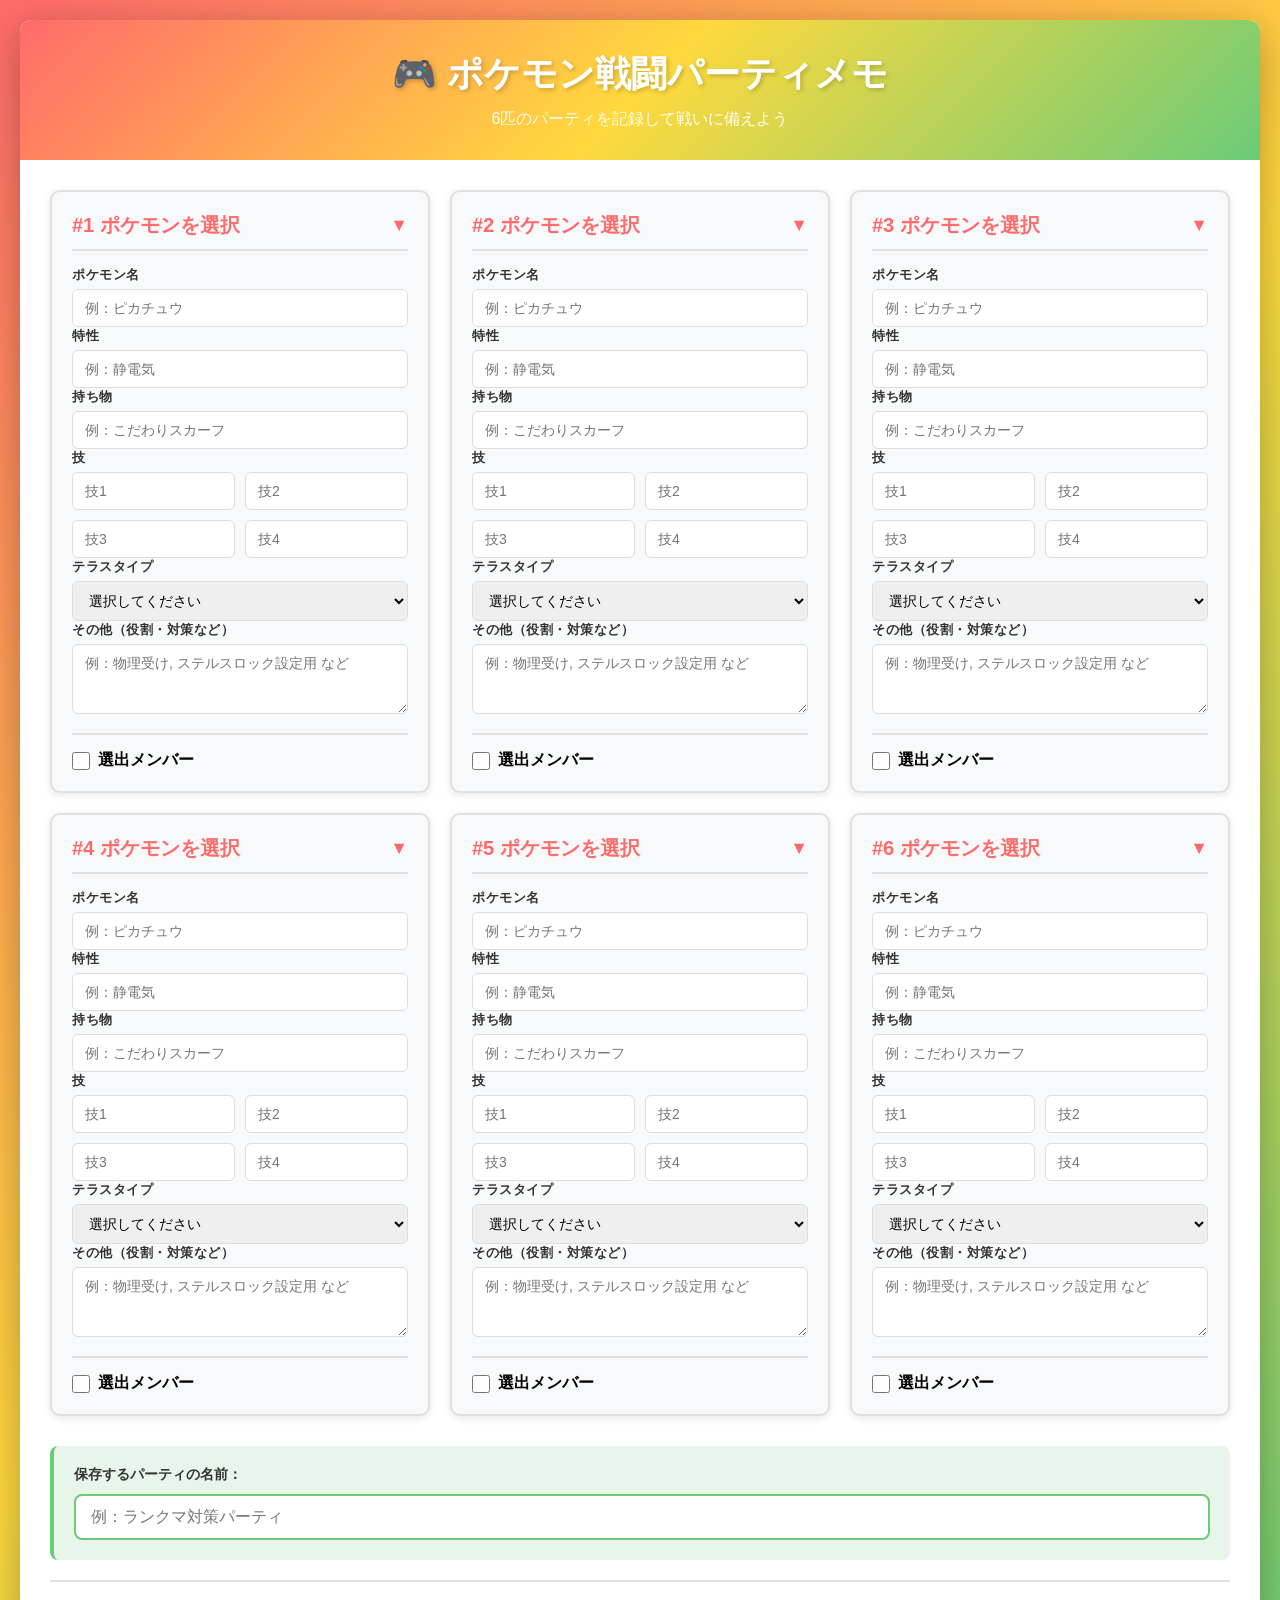
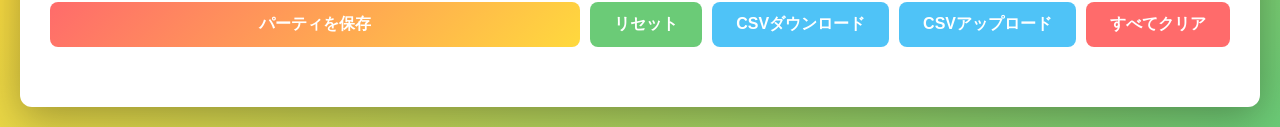
<file: index.html>
<!DOCTYPE html>
<html lang="ja">
<head>
    <meta charset="UTF-8">
    <meta name="viewport" content="width=device-width, initial-scale=1.0">
    <title>ポケモン戦闘パーティメモ</title>
    <link rel="stylesheet" href="style.css">
</head>
<body>
    <div class="container">
        <header>
            <h1>🎮 ポケモン戦闘パーティメモ</h1>
            <p class="subtitle">6匹のパーティを記録して戦いに備えよう</p>
        </header>

        <div class="party-section">
            <div id="partyFormContainer" class="party-form-container">
                <!-- ポケモン入力フォームがここに表示されます -->
            </div>

            <div class="party-name-section">
                <label for="partyNameInput">保存するパーティの名前：</label>
                <input 
                    type="text" 
                    id="partyNameInput" 
                    class="party-name-input" 
                    placeholder="例：ランクマ対策パーティ"
                >
            </div>

            <div class="button-group">
                <button id="saveBtn" class="btn btn-save">パーティを保存</button>
                <button id="resetBtn" class="btn btn-secondary">リセット</button>
                <button id="exportBtn" class="btn btn-info">CSVダウンロード</button>
                <button id="importBtn" class="btn btn-info">CSVアップロード</button>
                <input type="file" id="csvFileInput" accept=".csv" style="display:none;">
                <button id="clearAllBtn" class="btn btn-danger">すべてクリア</button>
            </div>
        </div>

        <div id="savedPartiesSection" class="saved-parties-section" style="display:none;">
            <h2>保存されたパーティ</h2>
            <div id="savedPartiesList" class="saved-parties-list">
                <!-- 保存されたパーティがここに表示されます -->
            </div>
        </div>
    </div>

    <script src="script.js"></script>
</body>
</html>
</file>
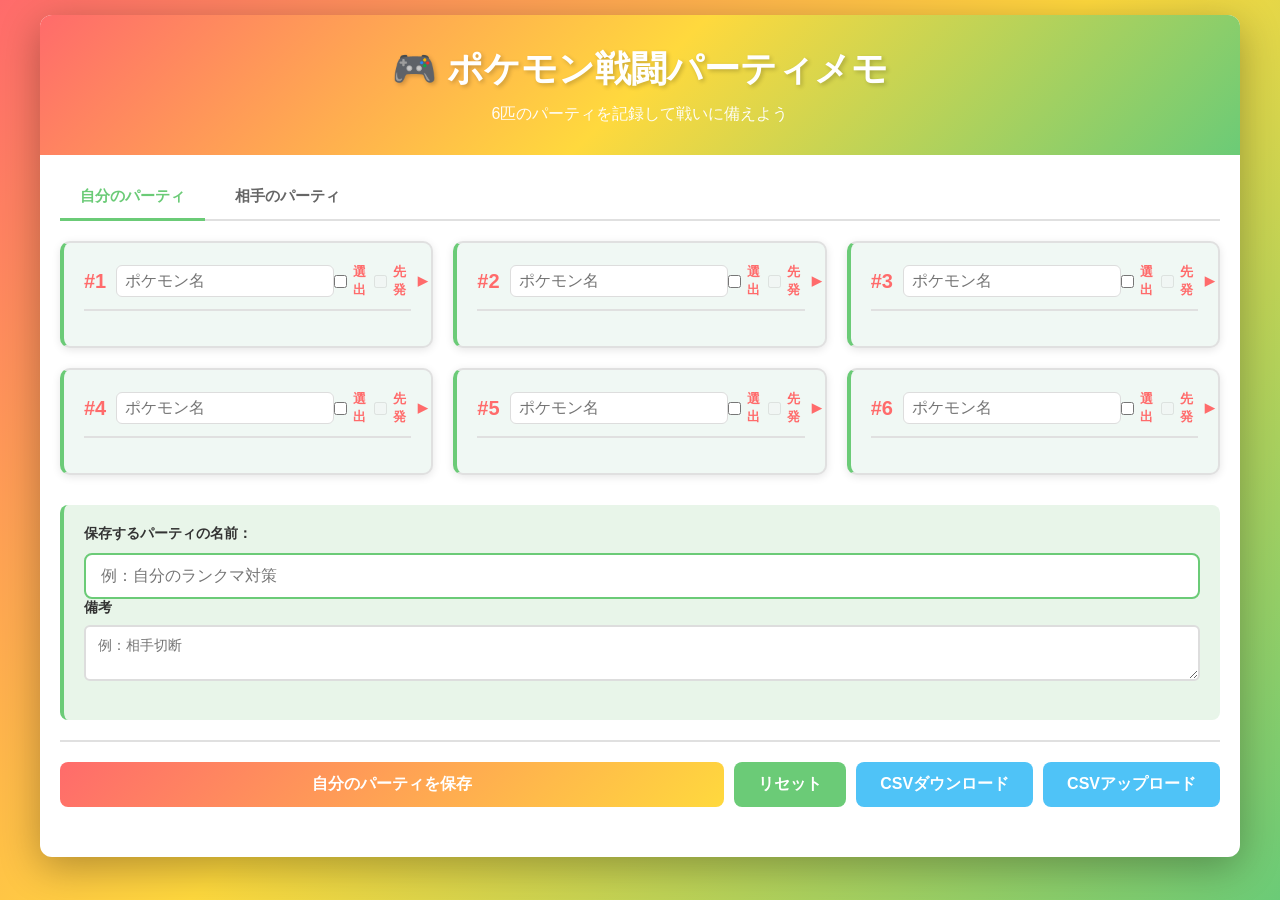
<file: docs/index.html>
<!doctype html>
<html lang="ja">
  <head>
    <meta charset="UTF-8" />
    <meta name="viewport" content="width=device-width, initial-scale=1.0" />
    <title>ポケモン戦闘パーティメモ</title>
    <link rel="stylesheet" href="style.css" />
  </head>
  <body>
    <div class="container">
      <header>
        <h1>🎮 ポケモン戦闘パーティメモ</h1>
        <p class="subtitle">6匹のパーティを記録して戦いに備えよう</p>
      </header>

      <div class="party-section">
        <!-- タブシステム -->
        <div class="party-tabs">
          <button class="tab-button active" data-tab="own">
            自分のパーティ
          </button>
          <button class="tab-button" data-tab="opponent">相手のパーティ</button>
        </div>

        <!-- 自分のパーティタブ -->
        <div id="ownPartyTab" class="tab-content active">
          <div id="ownPartyFormContainer" class="party-form-container">
            <!-- 自分のポケモン入力フォーム -->
          </div>

          <div class="party-name-section">
            <label for="ownPartyNameInput">保存するパーティの名前：</label>
            <input
              type="text"
              id="ownPartyNameInput"
              class="party-name-input"
              placeholder="例：自分のランクマ対策"
            />

            <div class="remarks-row">
              <label for="ownRemarksInput">備考</label>
              <textarea
                id="ownRemarksInput"
                rows="2"
                placeholder="例：相手切断"
              ></textarea>
            </div>
          </div>

          <div class="button-group">
            <button id="ownSaveBtn" class="btn btn-save">
              自分のパーティを保存
            </button>
            <button id="ownResetBtn" class="btn btn-secondary">リセット</button>
            <button id="ownExportBtn" class="btn btn-info">
              CSVダウンロード
            </button>
            <button id="ownImportBtn" class="btn btn-info">
              CSVアップロード
            </button>
            <input
              type="file"
              id="ownCsvFileInput"
              accept=".csv"
              style="display: none"
            />
          </div>
        </div>

        <!-- 相手のパーティタブ -->
        <div id="opponentPartyTab" class="tab-content">
          <div id="opponentPartyFormContainer" class="party-form-container">
            <!-- 相手のポケモン入力フォーム -->
          </div>

          <div class="party-name-section">
            <label for="opponentPartyNameInput">相手のパーティ名：</label>
            <input
              type="text"
              id="opponentPartyNameInput"
              class="party-name-input"
              placeholder="例：相手パーティ"
            />

            <div class="result-row">
              <span class="result-label">勝敗：</span>
              <label><input type="checkbox" id="oppWinCheckbox" /> 勝</label>
              <label><input type="checkbox" id="oppLossCheckbox" /> 敗</label>
            </div>

            <div class="remarks-row">
              <label for="opponentRemarksInput">備考</label>
              <textarea
                id="opponentRemarksInput"
                rows="2"
                placeholder="例：相手のプレイヤー名など"
              ></textarea>
            </div>
          </div>

          <div class="button-group">
            <button id="initBattleBtn" class="btn btn-save">
              対戦開始（素早さ順に並べる）
            </button>
          </div>

          <div class="button-group">
            <button id="opponentSaveBtn" class="btn btn-save">
              対戦結果を保存
            </button>
            <button id="opponentResetBtn" class="btn btn-secondary">
              リセット
            </button>
            <button id="oppExportBtn" class="btn btn-info">
              CSVダウンロード
            </button>
            <button id="oppImportBtn" class="btn btn-info">
              CSVアップロード
            </button>
            <input
              type="file"
              id="oppCsvFileInput"
              accept=".csv"
              style="display: none"
            />
          </div>
        </div>
      </div>

      <div
        id="savedPartiesSection"
        class="saved-parties-section"
        style="display: none"
      >
        <div class="saved-parties-tabs">
          <button class="saved-tab-button active" data-tab="own-saved">
            保存した自分のパーティ
          </button>
          <button class="saved-tab-button" data-tab="opponent-saved">
            保存した相手のパーティ
          </button>
        </div>

        <div id="ownSavedPartiesTab" class="saved-tab-content active">
          <div id="ownSavedPartiesList" class="saved-parties-list">
            <!-- 保存された自分のパーティ -->
          </div>
          <button id="ownClearAllBtn" class="btn btn-danger">
            保存した自分のパーティをすべてクリア
          </button>
        </div>

        <div id="opponentSavedPartiesTab" class="saved-tab-content">
          <div id="opponentSavedPartiesList" class="saved-parties-list">
            <!-- 保存された相手のパーティ -->
          </div>
          <button id="opponentClearAllBtn" class="btn btn-danger">
            保存した相手のパーティをすべてクリア
          </button>
        </div>
      </div>
    </div>

    <script src="script.js"></script>
  </body>
</html>
</file>
<file: style.css>
* {
    margin: 0;
    padding: 0;
    box-sizing: border-box;
}

body {
    font-family: 'Segoe UI', Tahoma, Geneva, Verdana, sans-serif;
    background: linear-gradient(135deg, #FF6B6B 0%, #FFD93D 50%, #6BCB77 100%);
    min-height: 100vh;
    padding: 20px;
}

.container {
    max-width: 1400px;
    margin: 0 auto;
    background: white;
    border-radius: 12px;
    box-shadow: 0 10px 40px rgba(0, 0, 0, 0.3);
    overflow: hidden;
    display: flex;
    flex-direction: column;
}

header {
    background: linear-gradient(135deg, #FF6B6B 0%, #FFD93D 50%, #6BCB77 100%);
    color: white;
    padding: 30px 20px;
    text-align: center;
}

header h1 {
    font-size: 36px;
    margin-bottom: 10px;
    text-shadow: 2px 2px 4px rgba(0, 0, 0, 0.2);
}

header .subtitle {
    font-size: 16px;
    opacity: 0.95;
}

.party-section {
    padding: 30px;
}

.party-name-section {
    background: #e8f5e9;
    padding: 20px;
    border-radius: 8px;
    margin-bottom: 20px;
    border-left: 4px solid #6BCB77;
}

.party-name-section label {
    display: block;
    font-weight: 600;
    color: #333;
    margin-bottom: 10px;
    font-size: 14px;
}

.party-name-input {
    width: 100%;
    padding: 12px 15px;
    border: 2px solid #6BCB77;
    border-radius: 8px;
    font-size: 16px;
    transition: border-color 0.3s;
}

.party-name-input:focus {
    outline: none;
    border-color: #5ab864;
    box-shadow: 0 0 0 3px rgba(107, 203, 119, 0.1);
}

.party-form-container {
    display: grid;
    grid-template-columns: repeat(auto-fit, minmax(380px, 1fr));
    gap: 20px;
    margin-bottom: 30px;
}

.pokemon-card {
    background: #f8f9fa;
    border: 2px solid #e0e0e0;
    border-radius: 10px;
    padding: 20px;
    box-shadow: 0 2px 8px rgba(0, 0, 0, 0.1);
    transition: all 0.3s;
}

.pokemon-card:hover {
    box-shadow: 0 4px 16px rgba(0, 0, 0, 0.15);
    border-color: #FF6B6B;
}

.pokemon-number {
    font-size: 20px;
    font-weight: bold;
    color: #FF6B6B;
    margin-bottom: 15px;
    padding-bottom: 10px;
    border-bottom: 2px solid #e0e0e0;
    cursor: pointer;
    display: flex;
    justify-content: space-between;
    align-items: center;
    user-select: none;
}

.pokemon-number:hover {
    color: #ff5252;
}

.pokemon-toggle-icon {
    font-size: 18px;
    transition: transform 0.3s;
}

.pokemon-toggle-icon.collapsed {
    transform: rotate(-90deg);
}

.pokemon-details {
    max-height: 2000px;
    overflow: hidden;
    transition: max-height 0.3s ease-out, opacity 0.3s;
    opacity: 1;
}

.pokemon-details.collapsed {
    max-height: 0;
    opacity: 0;
    overflow: hidden;
}

.pokemon-card.selected {
    background: #e8f5e9;
    border-color: #6BCB77;
}

.form-group label {
    display: block;
    font-size: 13px;
    font-weight: 600;
    color: #333;
    margin-bottom: 5px;
    text-transform: uppercase;
    letter-spacing: 0.5px;
}

.form-group input,
.form-group select,
.form-group textarea {
    width: 100%;
    padding: 10px 12px;
    border: 1px solid #ddd;
    border-radius: 6px;
    font-size: 14px;
    font-family: inherit;
    transition: border-color 0.3s;
}

.form-group input:focus,
.form-group select:focus,
.form-group textarea:focus {
    outline: none;
    border-color: #FF6B6B;
    box-shadow: 0 0 0 3px rgba(255, 107, 107, 0.1);
}

.moves-group {
    display: grid;
    grid-template-columns: 1fr 1fr;
    gap: 10px;
}

.moves-group .form-group {
    margin-bottom: 10px;
}

.selected-checkbox {
    display: flex;
    align-items: center;
    margin-top: 15px;
    padding-top: 15px;
    border-top: 2px solid #e0e0e0;
}

.selected-checkbox input[type="checkbox"] {
    width: auto;
    margin-right: 8px;
    cursor: pointer;
    width: 18px;
    height: 18px;
}

.selected-checkbox label {
    margin: 0;
    text-transform: none;
    font-weight: 600;
    cursor: pointer;
    user-select: none;
}

.pokemon-card.selected {
    background: #e8f5e9;
    border-color: #6BCB77;
}

.pokemon-card.selected::before {
    content: "✓ 選出";
    display: block;
    position: absolute;
    top: 10px;
    right: 10px;
    background: #6BCB77;
    color: white;
    padding: 4px 8px;
    border-radius: 4px;
    font-size: 12px;
    font-weight: bold;
}

.button-group {
    display: flex;
    gap: 10px;
    flex-wrap: wrap;
    margin-top: 20px;
    margin-bottom: 30px;
    padding-top: 20px;
    border-top: 2px solid #e0e0e0;
}

.btn {
    padding: 12px 24px;
    border: none;
    border-radius: 8px;
    font-size: 16px;
    font-weight: 600;
    cursor: pointer;
    transition: all 0.3s;
}

.btn-save {
    background: linear-gradient(135deg, #FF6B6B 0%, #FFD93D 100%);
    color: white;
    flex: 1;
    min-width: 150px;
}

.btn-save:hover {
    transform: translateY(-2px);
    box-shadow: 0 5px 15px rgba(255, 107, 107, 0.4);
}

.btn-secondary {
    background: #6BCB77;
    color: white;
}

.btn-secondary:hover {
    background: #5ab864;
}

.btn-danger {
    background: #ff6b6b;
    color: white;
}

.btn-danger:hover {
    background: #ff5252;
}

.btn-info {
    background: #4fc3f7;
    color: white;
}

.btn-info:hover {
    background: #29b6f6;
}

.btn:active {
    transform: translateY(0);
}

.saved-parties-section {
    padding: 30px;
    border-top: 2px solid #e0e0e0;
    background: #fafafa;
}

.saved-parties-section h2 {
    margin-bottom: 20px;
    color: #333;
    font-size: 22px;
}

.saved-parties-list {
    display: flex;
    flex-direction: column;
    gap: 15px;
}

.saved-party-item {
    background: white;
    border-radius: 8px;
    padding: 15px;
    border-left: 4px solid #FF6B6B;
    box-shadow: 0 2px 8px rgba(0, 0, 0, 0.1);
    display: flex;
    justify-content: space-between;
    align-items: center;
}

.saved-party-item-name {
    flex: 1;
}

.saved-party-item-name h3 {
    color: #333;
    margin-bottom: 5px;
}

.saved-party-item-time {
    font-size: 13px;
    color: #999;
}

.saved-party-buttons {
    display: flex;
    gap: 8px;
}

.btn-small {
    padding: 8px 16px;
    font-size: 14px;
    min-width: auto;
}

.btn-load {
    background: #6BCB77;
    color: white;
}

.btn-load:hover {
    background: #5ab864;
}

.btn-delete {
    background: #ff6b6b;
    color: white;
}

.btn-delete:hover {
    background: #ff5252;
}

@media (max-width: 768px) {
    .party-form-container {
        grid-template-columns: 1fr;
    }

    .button-group {
        flex-direction: column;
    }

    .btn {
        width: 100%;
    }

    header h1 {
        font-size: 28px;
    }

    .party-section {
        padding: 20px;
    }

    .pokemon-card {
        padding: 15px;
    }

    .moves-group {
        grid-template-columns: 1fr;
    }
}
</file>
<file: docs/style.css>
* {
  margin: 0;
  padding: 0;
  box-sizing: border-box;
}

body {
  font-family: "Segoe UI", Tahoma, Geneva, Verdana, sans-serif;
  background: linear-gradient(135deg, #ff6b6b 0%, #ffd93d 50%, #6bcb77 100%);
  min-height: 100vh;
  padding: 15px;
}

.container {
  max-width: 1200px;
  margin: 0 auto;
  background: white;
  border-radius: 12px;
  box-shadow: 0 10px 40px rgba(0, 0, 0, 0.3);
  overflow: hidden;
  display: flex;
  flex-direction: column;
}

header {
  background: linear-gradient(135deg, #ff6b6b 0%, #ffd93d 50%, #6bcb77 100%);
  color: white;
  padding: 30px 20px;
  text-align: center;
}

header h1 {
  font-size: 36px;
  margin-bottom: 10px;
  text-shadow: 2px 2px 4px rgba(0, 0, 0, 0.2);
}

header .subtitle {
  font-size: 16px;
  opacity: 0.95;
}

.party-section {
  padding: 20px;
}

/* タブシステム */
.party-tabs {
  display: flex;
  gap: 10px;
  margin-bottom: 20px;
  border-bottom: 2px solid #e0e0e0;
  flex-wrap: wrap;
}

.tab-button {
  padding: 12px 20px;
  border: none;
  background: transparent;
  color: #666;
  font-size: 15px;
  font-weight: 600;
  cursor: pointer;
  transition: all 0.3s;
  border-bottom: 3px solid transparent;
  margin-bottom: -2px;
  position: relative;
}

.tab-button:hover {
  color: #333;
}

.tab-button.active {
  color: #6bcb77;
  border-bottom-color: #6bcb77;
}

.tab-content {
  display: none;
}

.tab-content.active {
  display: block;
}

/* 自分のパーティの色分け */
.own-party .pokemon-card {
  border-left: 4px solid #6bcb77;
  background: #f0f8f4;
}

.own-party .pokemon-card:hover {
  border-color: #6bcb77;
}

.own-party .pokemon-card.selected {
  background: #e8f5e9;
  border-color: #6bcb77;
}

/* 相手のパーティの色分け */
.opponent-party .pokemon-card {
  border-left: 4px solid #ff6b6b;
  background: #fef5f5;
}

.opponent-party .pokemon-card:hover {
  border-color: #ff6b6b;
}

.opponent-party .pokemon-card.selected {
  background: #ffebee;
  border-color: #ff6b6b;
}

/* 対戦中（素早さ順） */
.battle-controls {
  margin-bottom: 20px;
}

.speed-order-container {
  display: flex;
  flex-direction: column;
  gap: 10px;
}

.party-name-section {
  background: #e8f5e9;
  padding: 20px;
  border-radius: 8px;
  margin-bottom: 20px;
  border-left: 4px solid #6bcb77;
}

.party-name-section label {
  display: block;
  font-weight: 600;
  color: #333;
  margin-bottom: 10px;
  font-size: 14px;
}

.party-name-input {
  width: 100%;
  padding: 12px 15px;
  border: 2px solid #6bcb77;
  border-radius: 8px;
  font-size: 16px;
  transition: border-color 0.3s;
}

.party-name-input:focus {
  outline: none;
  border-color: #5ab864;
  box-shadow: 0 0 0 3px rgba(107, 203, 119, 0.1);
}

.party-form-container {
  display: grid;
  grid-template-columns: repeat(auto-fit, minmax(350px, 1fr));
  gap: 20px;
  margin-bottom: 30px;
}

/* battle-form-container での own/opponent 区別 */
.pokemon-card.own {
  border-left: 5px solid #6bcb77;
  background: linear-gradient(135deg, #f0f8f4 0%, #e8f5e9 100%);
}

.pokemon-card.own:hover {
  box-shadow: 0 4px 12px rgba(107, 203, 119, 0.3);
}

.pokemon-card.opponent {
  border-left: 5px solid #ff6b6b;
  background: linear-gradient(135deg, #ffe8e8 0%, #fff0f0 100%);
}

.pokemon-card.opponent:hover {
  box-shadow: 0 4px 12px rgba(255, 107, 107, 0.3);
}

/* battle-pokemon カードヘッダー */
.battle-pokemon .pokemon-number {
  font-weight: 600;
  color: #333;
}

.pokemon-card.own .pokemon-number {
  color: #2e7d32;
}

.pokemon-card.opponent .pokemon-number {
  color: #c62828;
}

.pokemon-card {
  background: #f8f9fa;
  border: 2px solid #e0e0e0;
  border-radius: 10px;
  padding: 20px;
  box-shadow: 0 2px 8px rgba(0, 0, 0, 0.1);
  transition: all 0.3s;
}

.pokemon-card:hover {
  box-shadow: 0 4px 16px rgba(0, 0, 0, 0.15);
  border-color: #ff6b6b;
}

.pokemon-number {
  font-size: 20px;
  font-weight: bold;
  color: #ff6b6b;
  margin-bottom: 15px;
  padding-bottom: 10px;
  border-bottom: 2px solid #e0e0e0;
  cursor: pointer;
  display: flex;
  justify-content: space-between;
  align-items: center;
  user-select: none;
}

.pokemon-number .number-and-name {
  display: flex;
  gap: 10px;
  align-items: center;
}

.pokemon-number .name-input {
  font-size: 16px;
  padding: 6px 8px;
  border-radius: 6px;
  border: 1px solid #ddd;
  min-width: 140px;
}

.pokemon-number .header-controls {
  display: flex;
  gap: 8px;
  align-items: center;
}

.small-check {
  font-size: 13px;
  display: flex;
  align-items: center;
  gap: 6px;
}

.pokemon-number:hover {
  color: #ff5252;
}

.pokemon-toggle-icon {
  font-size: 18px;
  transition: transform 0.3s;
}

.pokemon-toggle-icon.collapsed {
  transform: rotate(-90deg);
}

.pokemon-details {
  max-height: 2000px;
  overflow: hidden;
  transition:
    max-height 0.3s ease-out,
    opacity 0.3s;
  opacity: 1;
}

.pokemon-details.collapsed {
  max-height: 0;
  opacity: 0;
  overflow: hidden;
}

.pokemon-card.selected {
  background: #e8f5e9;
  border-color: #6bcb77;
}

.form-group label {
  display: block;
  font-size: 13px;
  font-weight: 600;
  color: #333;
  margin-bottom: 5px;
  text-transform: uppercase;
  letter-spacing: 0.5px;
}

.form-group input,
.form-group select,
.form-group textarea {
  width: 100%;
  padding: 10px 12px;
  border: 2px solid #ddd;
  border-radius: 6px;
  font-size: 14px;
  font-family: inherit;
  transition:
    border-color 0.3s,
    box-shadow 0.3s;
}

.form-group input[type="checkbox"],
.form-group input[type="radio"] {
  width: 18px;
  height: 18px;
  padding: 0;
  accent-color: #6bcb77;
  cursor: pointer;
}

.form-group input[type="checkbox"],
.form-group input[type="radio"] {
  width: 18px;
  height: 18px;
  padding: 0;
  accent-color: #6bcb77;
  cursor: pointer;
}

.form-group input:focus,
.form-group select:focus,
.form-group textarea:focus {
  outline: none;
  border-color: #ff6b6b;
  box-shadow: 0 0 0 3px rgba(255, 107, 107, 0.1);
}

.moves-group {
  display: grid;
  grid-template-columns: 1fr 1fr;
  gap: 10px;
}

.moves-group .form-group {
  margin-bottom: 10px;
}

.selected-checkbox {
  display: flex;
  align-items: center;
  margin-top: 15px;
  padding-top: 15px;
  border-top: 2px solid #e0e0e0;
}

.selected-checkbox input[type="checkbox"] {
  width: 18px;
  height: 18px;
  margin-right: 8px;
  cursor: pointer;
  accent-color: #6bcb77;
}

.selected-checkbox label {
  margin: 0;
  text-transform: none;
  font-weight: 600;
  cursor: pointer;
  user-select: none;
}

.result-row {
  background: #f5f5f5;
  padding: 15px;
  border-radius: 6px;
  margin-bottom: 15px;
  display: flex;
  gap: 20px;
  flex-wrap: wrap;
  align-items: center;
}

.result-row label {
  display: inline-flex;
  align-items: center;
  gap: 6px;
  font-weight: 600;
  cursor: pointer;
  user-select: none;
  margin: 0;
  font-size: 14px;
}

.result-row input[type="checkbox"] {
  width: 18px;
  height: 18px;
  cursor: pointer;
  accent-color: #6bcb77;
}

.result-label {
  font-weight: 600;
  color: #333;
}

.remarks-row {
  margin-bottom: 15px;
}

.remarks-row label {
  display: block;
  font-weight: 600;
  color: #333;
  margin-bottom: 8px;
  font-size: 14px;
}

.remarks-row textarea {
  width: 100%;
  padding: 10px 12px;
  border: 2px solid #ddd;
  border-radius: 6px;
  font-size: 14px;
  font-family: inherit;
  transition:
    border-color 0.3s,
    box-shadow 0.3s;
  resize: vertical;
}

.remarks-row textarea:focus {
  outline: none;
  border-color: #ff6b6b;
  box-shadow: 0 0 0 3px rgba(255, 107, 107, 0.1);
}

.pokemon-card.selected {
  background: #e8f5e9;
  border-color: #6bcb77;
}

.pokemon-card.selected::before {
  content: "✓ 選出";
  display: block;
  position: absolute;
  top: 10px;
  right: 10px;
  background: #6bcb77;
  color: white;
  padding: 4px 8px;
  border-radius: 4px;
  font-size: 12px;
  font-weight: bold;
}

.button-group {
  display: flex;
  gap: 10px;
  flex-wrap: wrap;
  margin-top: 20px;
  margin-bottom: 30px;
  padding-top: 20px;
  border-top: 2px solid #e0e0e0;
}

.btn {
  padding: 12px 24px;
  border: none;
  border-radius: 8px;
  font-size: 16px;
  font-weight: 600;
  cursor: pointer;
  transition: all 0.3s;
}

.btn-save {
  background: linear-gradient(135deg, #ff6b6b 0%, #ffd93d 100%);
  color: white;
  flex: 1;
  min-width: 150px;
}

.btn-save:hover {
  transform: translateY(-2px);
  box-shadow: 0 5px 15px rgba(255, 107, 107, 0.4);
}

.btn-secondary {
  background: #6bcb77;
  color: white;
}

.btn-secondary:hover {
  background: #5ab864;
}

.btn-danger {
  background: #ff6b6b;
  color: white;
}

.btn-danger:hover {
  background: #ff5252;
}

.btn-info {
  background: #4fc3f7;
  color: white;
}

.btn-info:hover {
  background: #29b6f6;
}

.btn:active {
  transform: translateY(0);
}

.saved-parties-section {
  padding: 30px;
  border-top: 2px solid #e0e0e0;
  background: #fafafa;
}

.saved-parties-section h2 {
  margin-bottom: 20px;
  color: #333;
  font-size: 22px;
}

/* 保存されたパーティのタブ */
.saved-parties-tabs {
  display: flex;
  gap: 10px;
  margin-bottom: 20px;
  border-bottom: 2px solid #e0e0e0;
  flex-wrap: wrap;
}

.saved-tab-button {
  padding: 12px 20px;
  border: none;
  background: transparent;
  color: #666;
  font-size: 15px;
  font-weight: 600;
  cursor: pointer;
  transition: all 0.3s;
  border-bottom: 3px solid transparent;
  margin-bottom: -2px;
}

.saved-tab-button:hover {
  color: #333;
}

.saved-tab-button.active {
  color: #6bcb77;
  border-bottom-color: #6bcb77;
}

.saved-tab-content {
  display: none;
}

.saved-tab-content.active {
  display: block;
}

.saved-party-remarks {
  margin-top: 6px;
  font-size: 13px;
  color: #666;
}

.speed-order-item {
  background: white;
  border-radius: 8px;
  padding: 15px;
  border-left: 4px solid #999;
  box-shadow: 0 2px 8px rgba(0, 0, 0, 0.1);
  display: flex;
  justify-content: space-between;
  align-items: center;
  cursor: move;
  user-select: none;
  transition: all 0.2s;
}

.speed-order-item.own {
  border-left-color: #6bcb77;
  background: #f0f8f4;
}

.speed-order-item.opponent {
  border-left-color: #ff6b6b;
  background: #fef5f5;
}

.speed-order-item:hover {
  box-shadow: 0 4px 12px rgba(0, 0, 0, 0.15);
  transform: translateY(-2px);
}

.speed-order-item {
  touch-action: none;
  user-select: none;
}

.speed-order-item.dragging {
  opacity: 0.5;
  transform: scale(0.95);
}

.speed-order-item.drag-over {
  border-top: 3px solid #6bcb77;
  padding-top: 12px;
}

.speed-order-item-info {
  flex: 1;
}

.speed-order-item-name {
  font-size: 16px;
  font-weight: 600;
  color: #333;
  margin-bottom: 5px;
}

.speed-order-item-stats {
  display: flex;
  gap: 20px;
  flex-wrap: wrap;
  font-size: 13px;
  color: #666;
}

.speed-order-item-speed {
  font-weight: 600;
  color: #ff6b6b;
}

.speed-order-item-controls {
  display: flex;
  gap: 8px;
  align-items: center;
}

.speed-order-item-controls input {
  width: 80px;
  padding: 6px 8px;
  border: 2px solid #ddd;
  border-radius: 4px;
  font-size: 13px;
}

.saved-parties-list {
  display: flex;
  flex-direction: column;
  gap: 15px;
}

.saved-party-item {
  background: white;
  border-radius: 8px;
  padding: 15px;
  border-left: 4px solid #ff6b6b;
  box-shadow: 0 2px 8px rgba(0, 0, 0, 0.1);
  display: flex;
  justify-content: space-between;
  align-items: center;
}

.saved-party-item-name {
  flex: 1;
}

.saved-party-item-name h3 {
  color: #333;
  margin-bottom: 5px;
}

.saved-party-item-time {
  font-size: 13px;
  color: #999;
}

.saved-party-buttons {
  display: flex;
  gap: 8px;
}

.btn-small {
  padding: 8px 16px;
  font-size: 14px;
  min-width: auto;
}

.btn-load {
  background: #6bcb77;
  color: white;
}

.btn-load:hover {
  background: #5ab864;
}

.btn-delete {
  background: #ff6b6b;
  color: white;
}

.btn-delete:hover {
  background: #ff5252;
}

@media (max-width: 768px) {
  body {
    padding: 10px;
  }

  .container {
    border-radius: 8px;
  }

  .party-tabs,
  .saved-parties-tabs {
    gap: 5px;
  }

  .tab-button,
  .saved-tab-button {
    padding: 10px 15px;
    font-size: 13px;
  }

  .party-form-container {
    grid-template-columns: 1fr;
    gap: 15px;
  }

  .button-group {
    flex-direction: column;
    gap: 8px;
  }

  .btn {
    width: 100%;
    padding: 12px 16px;
    font-size: 15px;
  }

  header {
    padding: 20px 15px;
  }

  header h1 {
    font-size: 26px;
    margin-bottom: 8px;
  }

  header .subtitle {
    font-size: 13px;
  }

  .party-section {
    padding: 15px;
  }

  .party-name-section {
    padding: 15px;
    margin-bottom: 15px;
  }

  .party-name-input {
    padding: 10px 12px;
    font-size: 15px;
  }

  .pokemon-card {
    padding: 12px;
    border-radius: 8px;
  }

  .pokemon-number {
    font-size: 16px;
    margin-bottom: 10px;
    flex-direction: column;
    align-items: flex-start;
    gap: 10px;
  }

  .pokemon-number .name-input {
    font-size: 14px;
    min-width: 100px;
    padding: 4px 6px;
    width: 100%;
  }

  .pokemon-number .header-controls {
    width: 100%;
    justify-content: flex-start;
  }

  .moves-group {
    grid-template-columns: 1fr;
    gap: 8px;
  }

  .form-group label {
    font-size: 12px;
  }

  .form-group input,
  .form-group select,
  .form-group textarea {
    padding: 9px 10px;
    font-size: 16px;
  }

  .result-row {
    padding: 12px;
    gap: 15px;
    margin-bottom: 15px;
  }

  .saved-parties-section {
    padding: 15px;
  }

  .saved-party-item {
    flex-direction: column;
    align-items: flex-start;
  }

  .saved-party-buttons {
    width: 100%;
    margin-top: 10px;
  }

  .btn-small {
    flex: 1;
  }

  .speed-order-item {
    flex-direction: column;
    align-items: flex-start;
  }

  .speed-order-item-controls {
    width: 100%;
    margin-top: 10px;
  }
}

/* 対戦用ポケモン表示スタイル */

.battle-pokemon {
  touch-action: none;
  user-select: none;
  border: 2px solid #ddd;
  border-radius: 8px;
  padding: 15px;
  margin-bottom: 15px;
  background: white;
  cursor: grab;
  transition: all 0.2s ease;
}

/* 自分のポケモン */
.battle-pokemon.own {
  border: 2px solid #4caf50;
  background-color: #f0f8f0;
}

.battle-pokemon.own:hover {
  box-shadow: 0 4px 12px rgba(76, 175, 80, 0.3);
}

/* 相手のポケモン */
.battle-pokemon.opponent {
  border: 2px solid #ff6b6b;
  background-color: #fff0f0;
}

.battle-pokemon.opponent:hover {
  box-shadow: 0 4px 12px rgba(255, 107, 107, 0.3);
}

.battle-pokemon.dragging {
  opacity: 0.6;
  cursor: grabbing;
  transform: scale(1.02);
  box-shadow: 0 8px 20px rgba(0, 0, 0, 0.3);
}

.battle-pokemon.drag-over {
  border-color: #ff9800;
  background-color: #fff3e0;
  box-shadow: inset 0 2px 4px rgba(255, 152, 0, 0.3);
}

.pokemon-name {
  font-weight: 600;
  color: #333;
}

/* 先発チェックボックスが非活性の時のスタイル */
input[type="checkbox"]:disabled {
  cursor: not-allowed;
  opacity: 0.5;
}
</file>
